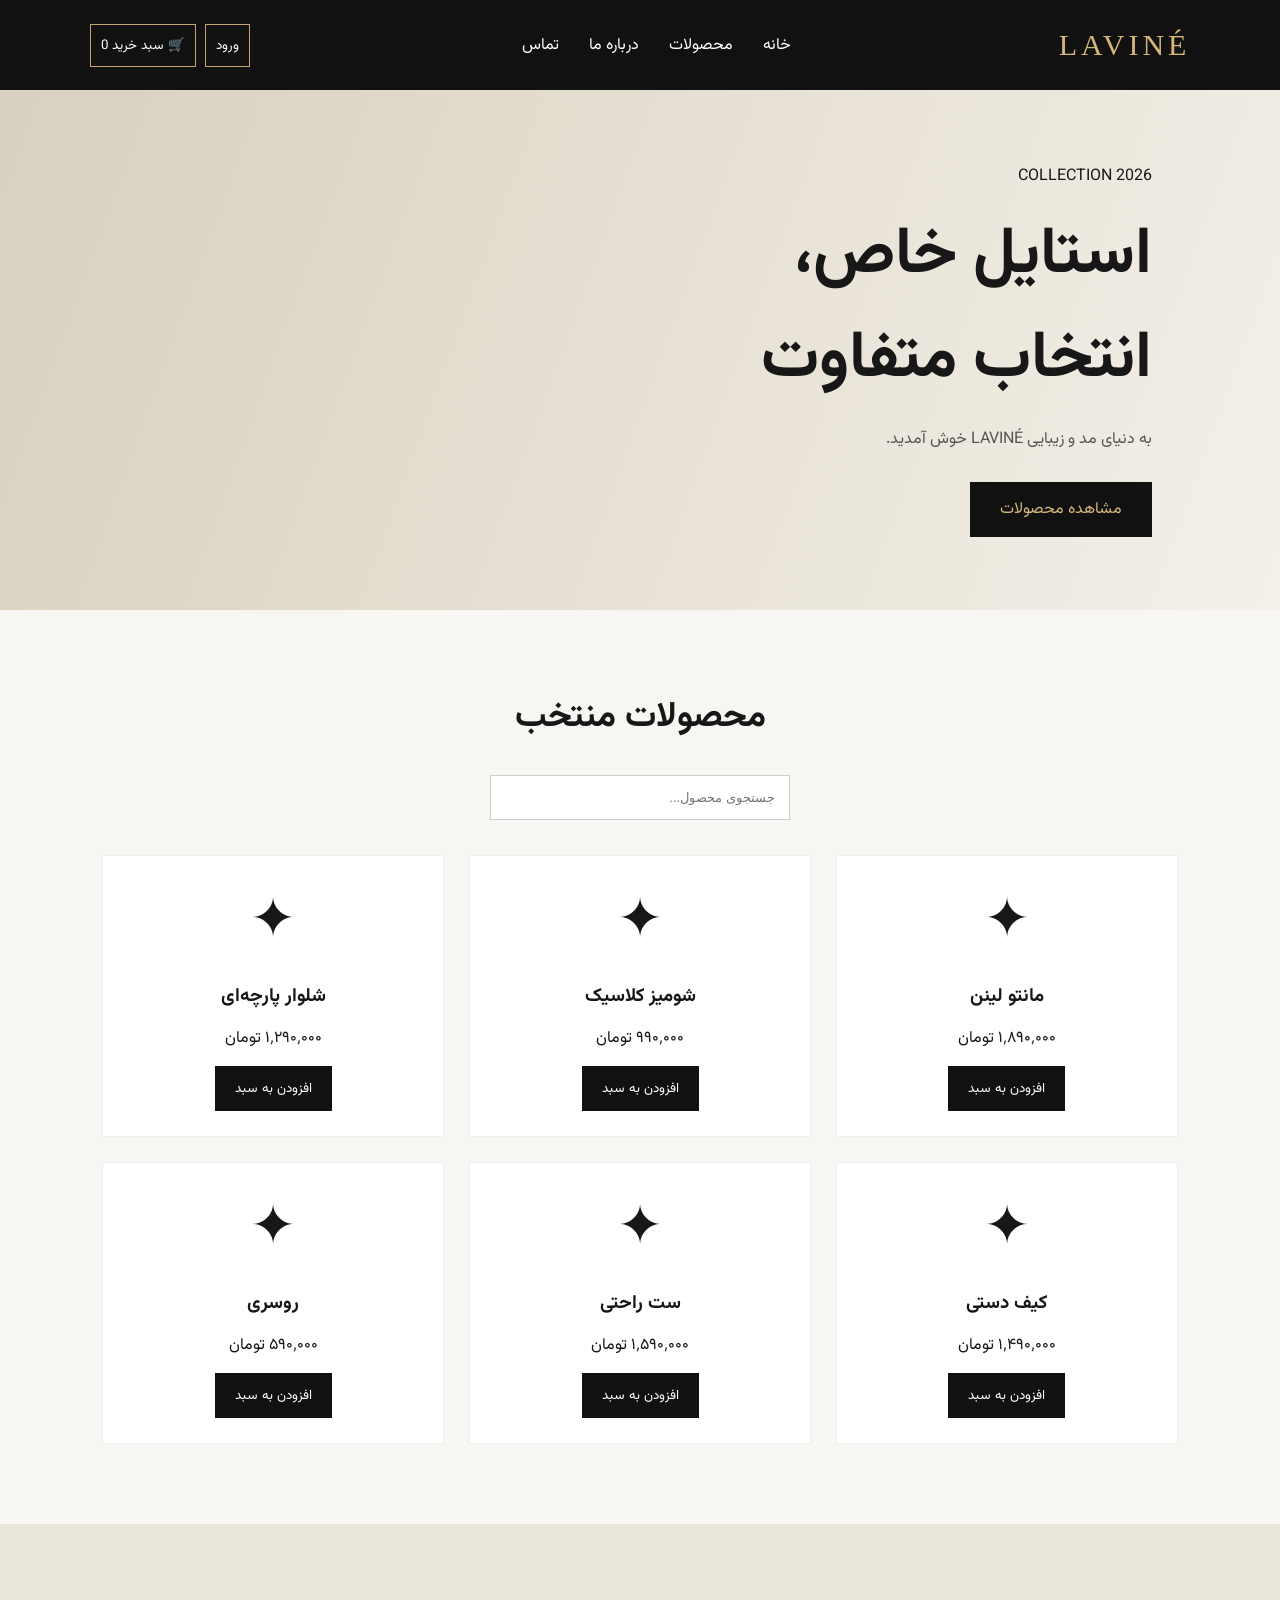
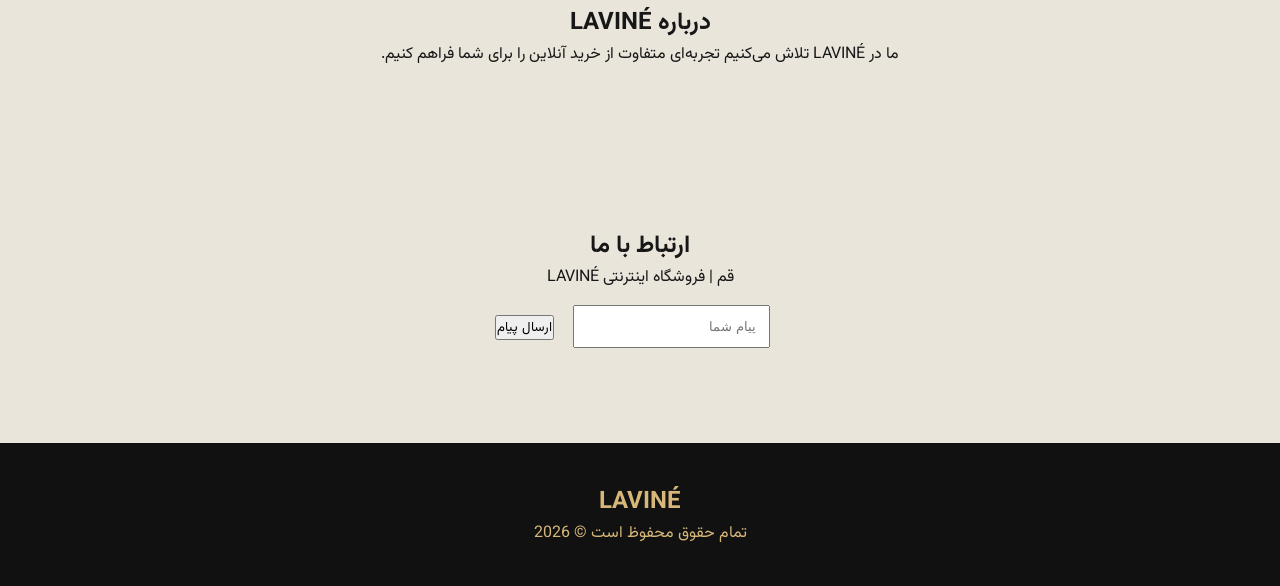
<file: index.html>
<!DOCTYPE html>
<html lang="fa" dir="rtl">
<head>
    <meta charset="UTF-8">
    <meta name="viewport" content="width=device-width, initial-scale=1.0">

    <title>LAVINÉ | فروشگاه اینترنتی</title>

    <meta name="description" content="فروشگاه اینترنتی LAVINÉ در قم">
    <meta name="keywords" content="فروشگاه لباس، خرید لباس در قم، LAVINE">

    <link rel="stylesheet" href="style.css">
</head>

<body>

<header>
    <div class="logo">LAVINÉ</div>

    <nav>
        <a href="#">خانه</a>
        <a href="#products">محصولات</a>
        <a href="#about">درباره ما</a>
        <a href="#contact">تماس</a>
    </nav>

    <div class="header-actions">
        <button onclick="showLogin()">ورود</button>
        <button onclick="showCart()">🛒 سبد خرید <span id="cartCount">0</span></button>
    </div>
</header>

<section class="hero">
    <div>
        <span>COLLECTION 2026</span>
        <h1>استایل خاص،<br>انتخاب متفاوت</h1>
        <p>به دنیای مد و زیبایی LAVINÉ خوش آمدید.</p>
        <a href="#products" class="main-btn">مشاهده محصولات</a>
    </div>
</section>

<section id="products" class="products">
    <h2>محصولات منتخب</h2>
    <input id="search" placeholder="جستجوی محصول...">
    <div id="productList"></div>
</section>

<section id="about" class="about">
    <h2>درباره LAVINÉ</h2>
    <p>
        ما در LAVINÉ تلاش می‌کنیم تجربه‌ای متفاوت
        از خرید آنلاین را برای شما فراهم کنیم.
    </p>
</section>

<section id="contact" class="contact">
    <h2>ارتباط با ما</h2>
    <p>قم | فروشگاه اینترنتی LAVINÉ</p>
    <input id="message" placeholder="پیام شما">
    <button onclick="sendMessage()">ارسال پیام</button>
</section>

<footer>
    <h2>LAVINÉ</h2>
    <p>تمام حقوق محفوظ است © 2026</p>
</footer>

<div id="modal" class="modal">
    <div class="modal-content">
        <button onclick="closeModal()">✕</button>
        <div id="modalBody"></div>
    </div>
</div>

<script src="script.js"></script>

</body>
</html>
</file>
<file: style.css>
@import url('https://fonts.googleapis.com/css2?family=Vazirmatn:wght@300;400;700;900&display=swap');

* {
    box-sizing: border-box;
    margin: 0;
    padding: 0;
}

body {
    font-family: Vazirmatn, sans-serif;
    background: #f7f6f2;
    color: #171717;
}

header {
    height: 90px;
    padding: 0 7%;
    display: flex;
    align-items: center;
    justify-content: space-between;
    background: #111;
    color: white;
}

.logo {
    font-family: Georgia, serif;
    font-size: 30px;
    letter-spacing: 4px;
    color: #d6b779;
}

nav {
    display: flex;
    gap: 30px;
}

nav a {
    text-decoration: none;
    color: white;
}

button {
    cursor: pointer;
    font-family: inherit;
}

.header-actions button {
    padding: 10px;
    background: transparent;
    border: 1px solid #c5a56c;
    color: white;
    margin-right: 5px;
}

.hero {
    min-height: 520px;
    display: flex;
    align-items: center;
    padding: 70px 10%;
    background: linear-gradient(110deg, #d8d0c0, #f4f0e8);
}

.hero h1 {
    font-size: 65px;
    line-height: 1.6;
    margin: 15px 0;
}

.hero p {
    margin-bottom: 30px;
    color: #555;
}

.main-btn {
    display: inline-block;
    padding: 15px 30px;
    background: #111;
    color: #d6b779;
    text-decoration: none;
}

.products {
    padding: 80px 8%;
    text-align: center;
}

.products h2 {
    font-size: 35px;
    margin-bottom: 30px;
}

#search {
    padding: 14px;
    width: 300px;
    max-width: 100%;
    margin-bottom: 35px;
    border: 1px solid #ccc;
}

#productList {
    display: grid;
    grid-template-columns: repeat(3, 1fr);
    gap: 25px;
}

.product {
    background: white;
    padding: 25px;
    border: 1px solid #eee;
}

.product h3 {
    margin: 15px 0;
}

.product button {
    background: #111;
    color: white;
    padding: 12px 20px;
    border: 0;
    margin-top: 15px;
}

.about, .contact {
    padding: 80px 10%;
    text-align: center;
    background: #eae5db;
}

.contact input {
    padding: 12px;
    margin: 15px;
}

footer {
    padding: 40px;
    text-align: center;
    background: #111;
    color: #d6b779;
}

.modal {
    display: none;
    position: fixed;
    inset: 0;
    background: #000b;
    justify-content: center;
    align-items: center;
}

.modal-content {
    background: white;
    padding: 35px;
    width: 400px;
    max-width: 92%;
}

.modal-content input {
    width: 100%;
    padding: 12px;
    margin: 10px 0;
}

@media(max-width:750px) {
    header {
        height: auto;
        flex-wrap: wrap;
        padding: 20px;
        gap: 20px;
    }

    nav {
        gap: 12px;
    }

    .hero h1 {
        font-size: 42px;
    }

    #productList {
        grid-template-columns: repeat(2, 1fr);
    }
}

@media(max-width:430px) {
    #productList {
        grid-template-columns: 1fr;
    }
}
</file>
